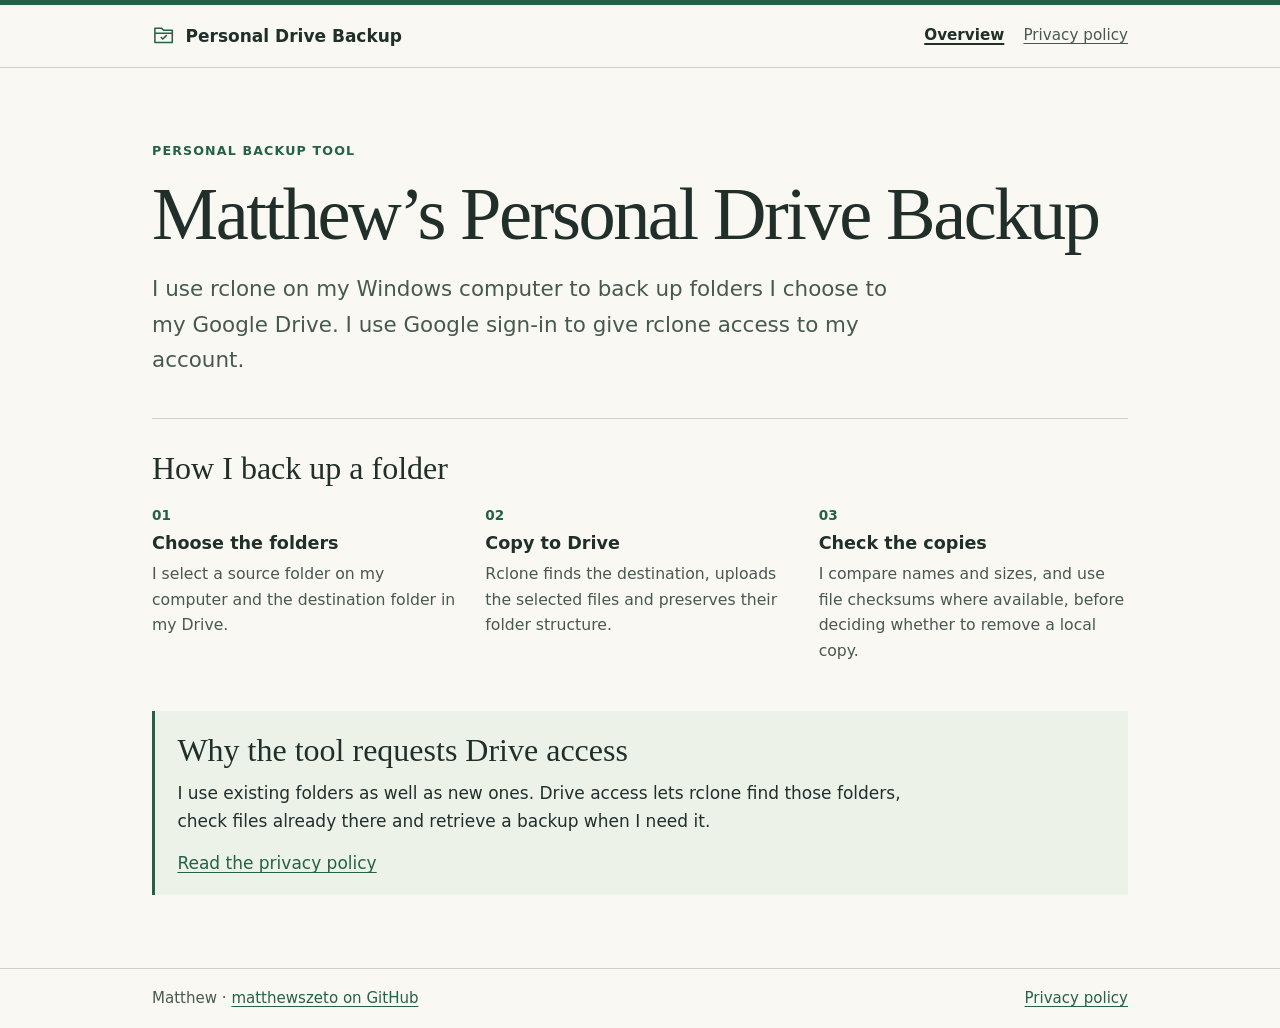
<file: index.html>
<!doctype html>
<html lang="en">
<head>
  <meta charset="utf-8">
  <meta name="viewport" content="width=device-width, initial-scale=1">
  <title>Matthew’s Personal Drive Backup</title>
  <meta name="description" content="How Matthew uses rclone on Windows to back up selected folders to his Google Drive and check the uploaded copies.">
  <link rel="stylesheet" href="style.css">
</head>
<body>
  <a class="skip" href="#main">Skip to content</a>
  <header class="masthead">
    <div class="shell">
      <a class="brand" href="./" aria-label="Matthew’s Personal Drive Backup home">
        <svg viewBox="0 0 24 24" fill="none" stroke="currentColor" stroke-width="1.6" stroke-linejoin="round" aria-hidden="true" focusable="false"><path d="M3 4.5h7l2 2H21v12.7H3z"/><path d="M3 9.5h18M9.1 13.5l2.1 2.1 4.1-4.1"/></svg>
        Personal Drive Backup
      </a>
      <nav aria-label="Main navigation">
        <a href="./" aria-current="page">Overview</a>
        <a href="privacy.html">Privacy policy</a>
      </nav>
    </div>
  </header>
  <main class="shell" id="main">
    <p class="kicker">Personal backup tool</p>
    <h1>Matthew’s Personal Drive Backup</h1>
    <p class="intro">I use rclone on my Windows computer to back up folders I choose to my Google Drive. I use Google sign-in to give rclone access to my account.</p>
    <section class="workflow" aria-labelledby="backup-heading">
      <h2 id="backup-heading">How I back up a folder</h2>
      <ol class="steps">
        <li><h3>Choose the folders</h3><p>I select a source folder on my computer and the destination folder in my Drive.</p></li>
        <li><h3>Copy to Drive</h3><p>Rclone finds the destination, uploads the selected files and preserves their folder structure.</p></li>
        <li><h3>Check the copies</h3><p>I compare names and sizes, and use file checksums where available, before deciding whether to remove a local copy.</p></li>
      </ol>
    </section>
    <section class="policy-link" aria-labelledby="access-heading">
      <h2 id="access-heading">Why the tool requests Drive access</h2>
      <p class="measure">I use existing folders as well as new ones. Drive access lets rclone find those folders, check files already there and retrieve a backup when I need it.</p>
      <p><a href="privacy.html">Read the privacy policy</a></p>
    </section>
  </main>
  <footer><div class="shell">
    <p>Matthew · <a href="https://github.com/matthewszeto">matthewszeto on GitHub</a></p>
    <a href="privacy.html">Privacy policy</a>
  </div></footer>
</body>
</html>
</file>
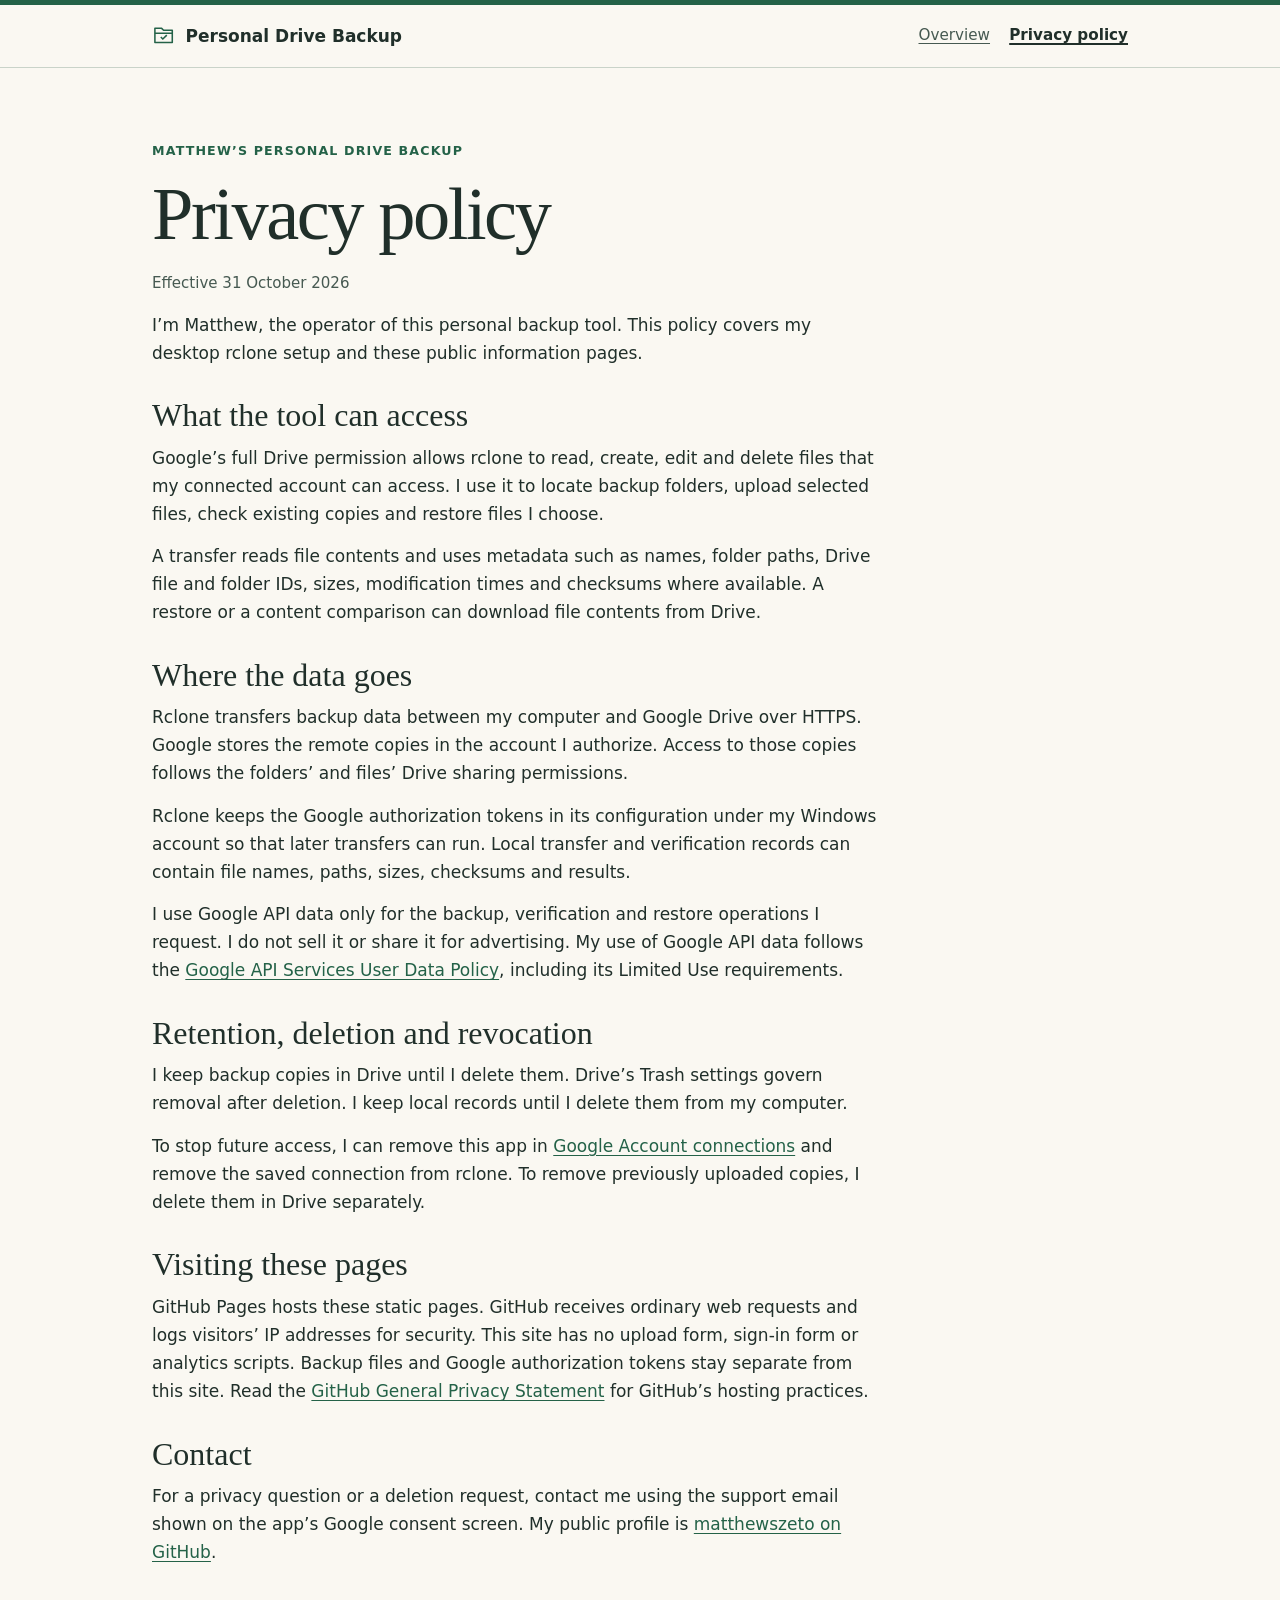
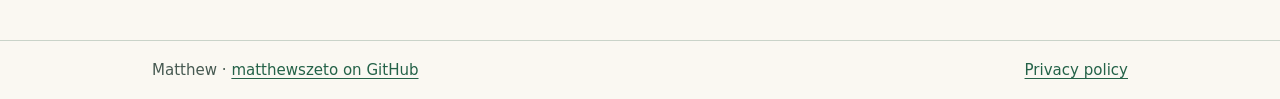
<file: privacy.html>
<!doctype html>
<html lang="en">
<head>
  <meta charset="utf-8">
  <meta name="viewport" content="width=device-width, initial-scale=1">
  <title>Privacy policy | Matthew’s Personal Drive Backup</title>
  <meta name="description" content="What Matthew’s Personal Drive Backup accesses, how backup data is used and retained, and how to revoke its Google Drive access.">
  <link rel="stylesheet" href="style.css">
</head>
<body>
  <a class="skip" href="#main">Skip to content</a>
  <header class="masthead">
    <div class="shell">
      <a class="brand" href="./" aria-label="Matthew’s Personal Drive Backup home">
        <svg viewBox="0 0 24 24" fill="none" stroke="currentColor" stroke-width="1.6" stroke-linejoin="round" aria-hidden="true" focusable="false"><path d="M3 4.5h7l2 2H21v12.7H3z"/><path d="M3 9.5h18M9.1 13.5l2.1 2.1 4.1-4.1"/></svg>
        Personal Drive Backup
      </a>
      <nav aria-label="Main navigation">
        <a href="./">Overview</a>
        <a href="privacy.html" aria-current="page">Privacy policy</a>
      </nav>
    </div>
  </header>
  <main class="shell" id="main">
    <article class="measure">
      <p class="kicker">Matthew’s Personal Drive Backup</p>
      <h1>Privacy policy</h1>
      <p class="date">Effective <time datetime="2026-10-31">31 October 2026</time></p>
      <p>I’m Matthew, the operator of this personal backup tool. This policy covers my desktop rclone setup and these public information pages.</p>
      <section aria-labelledby="access">
        <h2 id="access">What the tool can access</h2>
        <p>Google’s full Drive permission allows rclone to read, create, edit and delete files that my connected account can access. I use it to locate backup folders, upload selected files, check existing copies and restore files I choose.</p>
        <p>A transfer reads file contents and uses metadata such as names, folder paths, Drive file and folder IDs, sizes, modification times and checksums where available. A restore or a content comparison can download file contents from Drive.</p>
      </section>
      <section aria-labelledby="storage">
        <h2 id="storage">Where the data goes</h2>
        <p>Rclone transfers backup data between my computer and Google Drive over HTTPS. Google stores the remote copies in the account I authorize. Access to those copies follows the folders’ and files’ Drive sharing permissions.</p>
        <p>Rclone keeps the Google authorization tokens in its configuration under my Windows account so that later transfers can run. Local transfer and verification records can contain file names, paths, sizes, checksums and results.</p>
        <p>I use Google API data only for the backup, verification and restore operations I request. I do not sell it or share it for advertising. My use of Google API data follows the <a href="https://developers.google.com/terms/api-services-user-data-policy">Google API Services User Data Policy</a>, including its Limited Use requirements.</p>
      </section>
      <section aria-labelledby="retention">
        <h2 id="retention">Retention, deletion and revocation</h2>
        <p>I keep backup copies in Drive until I delete them. Drive’s Trash settings govern removal after deletion. I keep local records until I delete them from my computer.</p>
        <p>To stop future access, I can remove this app in <a href="https://myaccount.google.com/connections">Google Account connections</a> and remove the saved connection from rclone. To remove previously uploaded copies, I delete them in Drive separately.</p>
      </section>
      <section aria-labelledby="site">
        <h2 id="site">Visiting these pages</h2>
        <p>GitHub Pages hosts these static pages. GitHub receives ordinary web requests and logs visitors’ IP addresses for security. This site has no upload form, sign-in form or analytics scripts. Backup files and Google authorization tokens stay separate from this site. Read the <a href="https://docs.github.com/en/site-policy/privacy-policies/github-general-privacy-statement">GitHub General Privacy Statement</a> for GitHub’s hosting practices.</p>
      </section>
      <section aria-labelledby="contact">
        <h2 id="contact">Contact</h2>
        <p>For a privacy question or a deletion request, contact me using the support email shown on the app’s Google consent screen. My public profile is <a href="https://github.com/matthewszeto">matthewszeto on GitHub</a>.</p>
      </section>
    </article>
  </main>
  <footer><div class="shell">
    <p>Matthew · <a href="https://github.com/matthewszeto">matthewszeto on GitHub</a></p>
    <a href="privacy.html">Privacy policy</a>
  </div></footer>
</body>
</html>
</file>
<file: style.css>
:root {
  color-scheme: light;
  --paper: #faf8f2;
  --ink: #202f2a;
  --muted: #465951;
  --accent: #246248;
  --line: #c9d3c9;
  --wash: #edf2e9;
}
* { box-sizing: border-box; }
body {
  margin: 0;
  background: var(--paper);
  color: var(--ink);
  font: 1.0625rem/1.65 system-ui, -apple-system, "Segoe UI", sans-serif;
}
a { color: var(--accent); text-underline-offset: .2em; }
a:hover { text-decoration-thickness: .14em; }
a:focus-visible { outline: 3px solid var(--accent); outline-offset: 4px; }
.shell { width: min(100% - 2.5rem, 61rem); margin-inline: auto; }
.skip { position: absolute; top: -5rem; left: .5rem; padding: .4rem .8rem; background: white; z-index: 1; }
.skip:focus { top: .5rem; }
.masthead { border-top: .35rem solid var(--accent); border-bottom: 1px solid var(--line); }
.masthead .shell, footer .shell, nav { display: flex; align-items: center; flex-wrap: wrap; }
.masthead .shell, footer .shell { justify-content: space-between; gap: .65rem 1.5rem; padding-block: 1.05rem; }
.brand { display: inline-flex; align-items: center; gap: .65rem; color: var(--ink); font-weight: 700; text-decoration: none; }
.brand svg { width: 1.45rem; height: 1.45rem; color: var(--accent); flex: none; }
nav { gap: 1.2rem; font-size: .95rem; }
nav a { color: var(--muted); }
nav [aria-current="page"] { color: var(--ink); font-weight: 650; text-decoration-thickness: .15em; }
main { padding-block: clamp(2.2rem, 6vw, 4.6rem); }
h1, h2 { font-family: Georgia, "Times New Roman", serif; font-weight: 500; text-wrap: balance; }
h1 { margin: .2rem 0 1.1rem; font-size: clamp(2.5rem, 6.7vw, 4.65rem); line-height: 1.04; letter-spacing: -.033em; }
h2 { font-size: clamp(1.45rem, 3.5vw, 2rem); line-height: 1.18; margin: .25rem 0 .55rem; }
h3 { margin: 0 0 .28rem; font-size: 1.1rem; line-height: 1.35; }
p { margin: 0 0 .9rem; }
.measure { max-width: 67ch; }
.intro { color: var(--muted); max-width: 54ch; font-size: clamp(1.1rem, 2.4vw, 1.34rem); }
.kicker { color: var(--accent); font-weight: 700; font-size: .79rem; letter-spacing: .09em; text-transform: uppercase; margin: 0 0 .9rem; }
.workflow { margin: 2.5rem 0 2rem; border-top: 1px solid var(--line); padding-top: 1.7rem; }
.steps { padding: 0; list-style: none; counter-reset: steps; display: grid; grid-template-columns: repeat(3, 1fr); gap: 1.5rem; }
.steps li { counter-increment: steps; }
.steps li::before { content: '0' counter(steps); display: block; margin-bottom: .35rem; color: var(--accent); font-size: .85rem; font-weight: 700; font-variant-numeric: tabular-nums; }
.steps p { font-size: .98rem; color: var(--muted); }
.policy-link { border-left: .22rem solid var(--accent); padding: 1.1rem 1.4rem; background: var(--wash); }
.policy-link p:last-child, article section p:last-child { margin-bottom: 0; }
article section { margin-top: 1.9rem; }
.date, footer { color: var(--muted); font-size: .94rem; }
footer { border-top: 1px solid var(--line); }
footer p { margin: 0; }
@media (max-width: 42rem) {
  .steps { grid-template-columns: 1fr; gap: .6rem; }
  .steps li { padding-left: 2.1rem; position: relative; }
  .steps li::before { position: absolute; left: 0; top: .12rem; }
}
@media print {
  .masthead, footer, .skip { display: none; }
  body { color: #000; background: #fff; font-size: 11pt; }
  .shell { width: 100%; }
  main { padding: 0; }
  a { color: inherit; }
}
</file>
